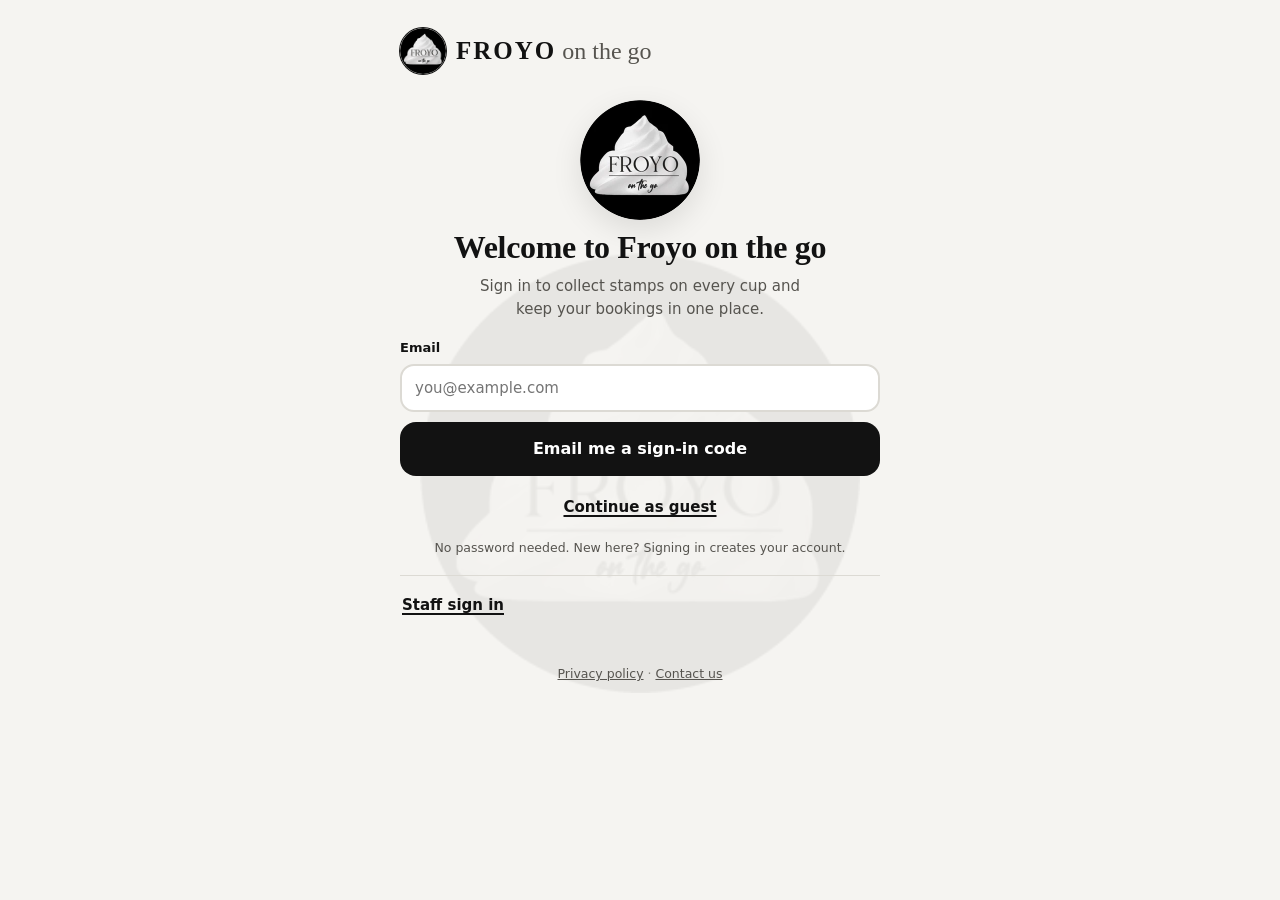
<file: index.html>
<!doctype html>
<html lang="en-GB">
<head>
<meta charset="utf-8">
<meta name="viewport" content="width=device-width, initial-scale=1, viewport-fit=cover">
<meta http-equiv="Content-Security-Policy" content="default-src 'none'; script-src 'self'; style-src 'self' 'unsafe-inline' https://fonts.googleapis.com; font-src https://fonts.gstatic.com; img-src 'self' data:; connect-src https://auth.froyoonthego.com https://ep-red-paper-za2pjniz.apirest.c-2.eu-west-2.aws.neon.tech; manifest-src 'self'; base-uri 'none'; form-action 'none'; object-src 'none'; upgrade-insecure-requests">
<meta name="referrer" content="strict-origin-when-cross-origin">
<meta name="robots" content="noindex, nofollow">
<meta name="theme-color" content="#F5F4F1" media="(prefers-color-scheme: light)">
<meta name="theme-color" content="#1E1E1D" media="(prefers-color-scheme: dark)">
<meta name="description" content="Book the Froyo on the go cart or trailer, find the trailer and collect stamps.">
<title>Froyo on the go</title>
<link rel="icon" type="image/png" href="icon.png">
<link rel="apple-touch-icon" href="apple-touch-icon.png">
<link rel="manifest" href="manifest.webmanifest">
<meta name="apple-mobile-web-app-capable" content="yes">
<meta name="mobile-web-app-capable" content="yes">
<meta name="apple-mobile-web-app-title" content="Froyo">
<meta name="apple-mobile-web-app-status-bar-style" content="default">
<link rel="preconnect" href="https://fonts.googleapis.com">
<link rel="preconnect" href="https://fonts.gstatic.com" crossorigin>
<link rel="stylesheet" href="https://fonts.googleapis.com/css2?family=Cormorant+Garamond:wght@500;600;700&amp;family=Jost:wght@400;500;600;700&amp;family=Mrs+Saint+Delafield&amp;family=DM+Mono:wght@400;500&amp;display=swap" referrerpolicy="no-referrer">
<link rel="stylesheet" href="app.css">
<script src="qr.js" defer></script>
<script src="app.js" defer></script>
</head>
<body>
<div class="app" id="app">
  <header class="top">
    <a class="brand" href="./" data-act="home" aria-label="Froyo on the go, back to the home page">
      <img class="logo" src="[data-uri]" width="46" height="46" alt="Froyo on the go logo">
      <span class="wm"><b>FROYO</b><span class="script">on the go</span></span>
    </a>
    <button class="acct" id="acct" data-act="acct" aria-haspopup="true">Sign in</button>
    <div class="acct-menu" id="acctMenu" hidden></div>
  </header>
  <nav class="tabs" id="tabs" role="tablist" aria-label="Sections">
    <button role="tab" id="tab-find" aria-selected="true" data-tab="find">Find us</button>
    <button role="tab" id="tab-book" aria-selected="false" data-tab="book">Book</button>
    <button role="tab" id="tab-rewards" aria-selected="false" data-tab="rewards">Rewards</button>
    <button role="tab" id="tab-mine" aria-selected="false" data-tab="mine">Bookings</button>
    <button role="tab" id="tab-ops" aria-selected="false" data-tab="ops">Operator</button>
  </nav>
  <main id="view"></main>
  <footer class="site-foot"><a href="privacy.html">Privacy policy</a> · <a href="mailto:froyoontap@gmail.com">Contact us</a></footer>
</div>
<div class="bar" id="bar" hidden><div class="bar-in" id="barIn"></div></div>
<div class="toast" id="toast" hidden></div>
<canvas class="confetti" id="confetti" hidden></canvas>
</body>
</html>
</file>
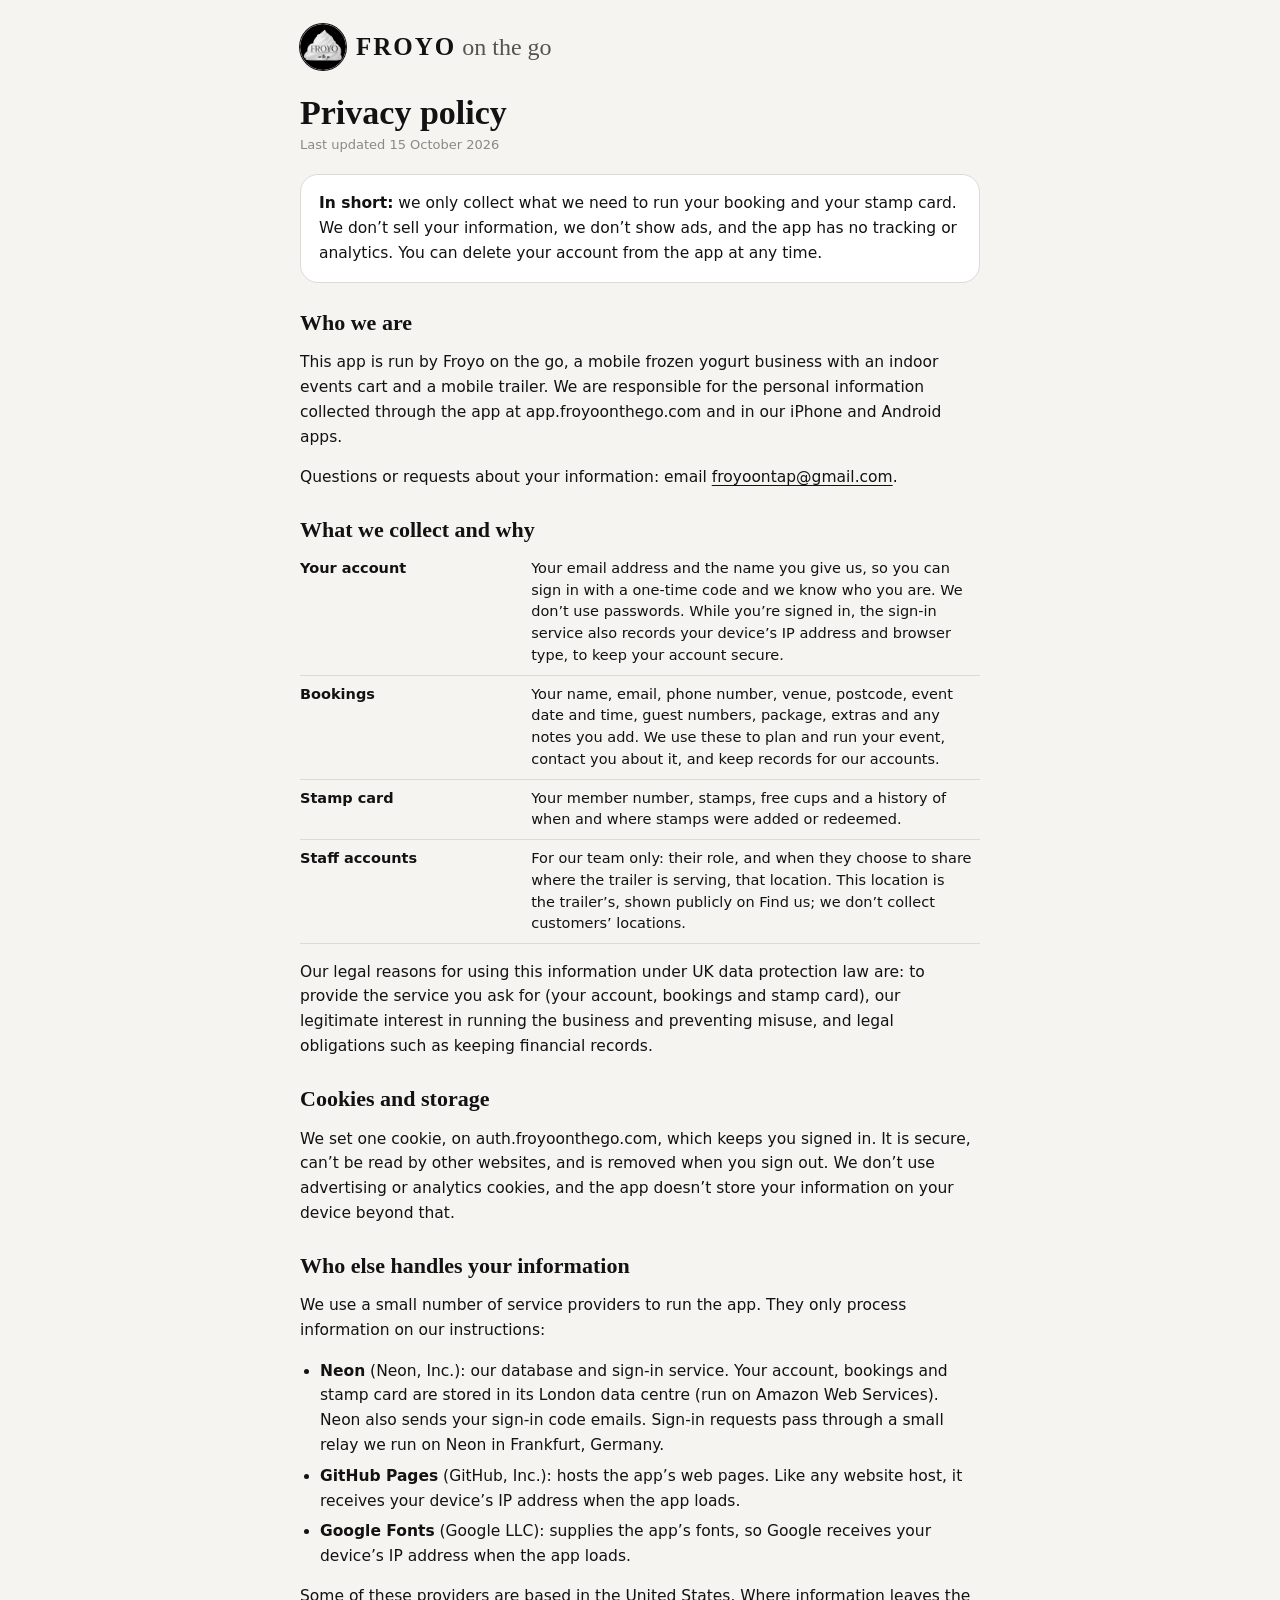
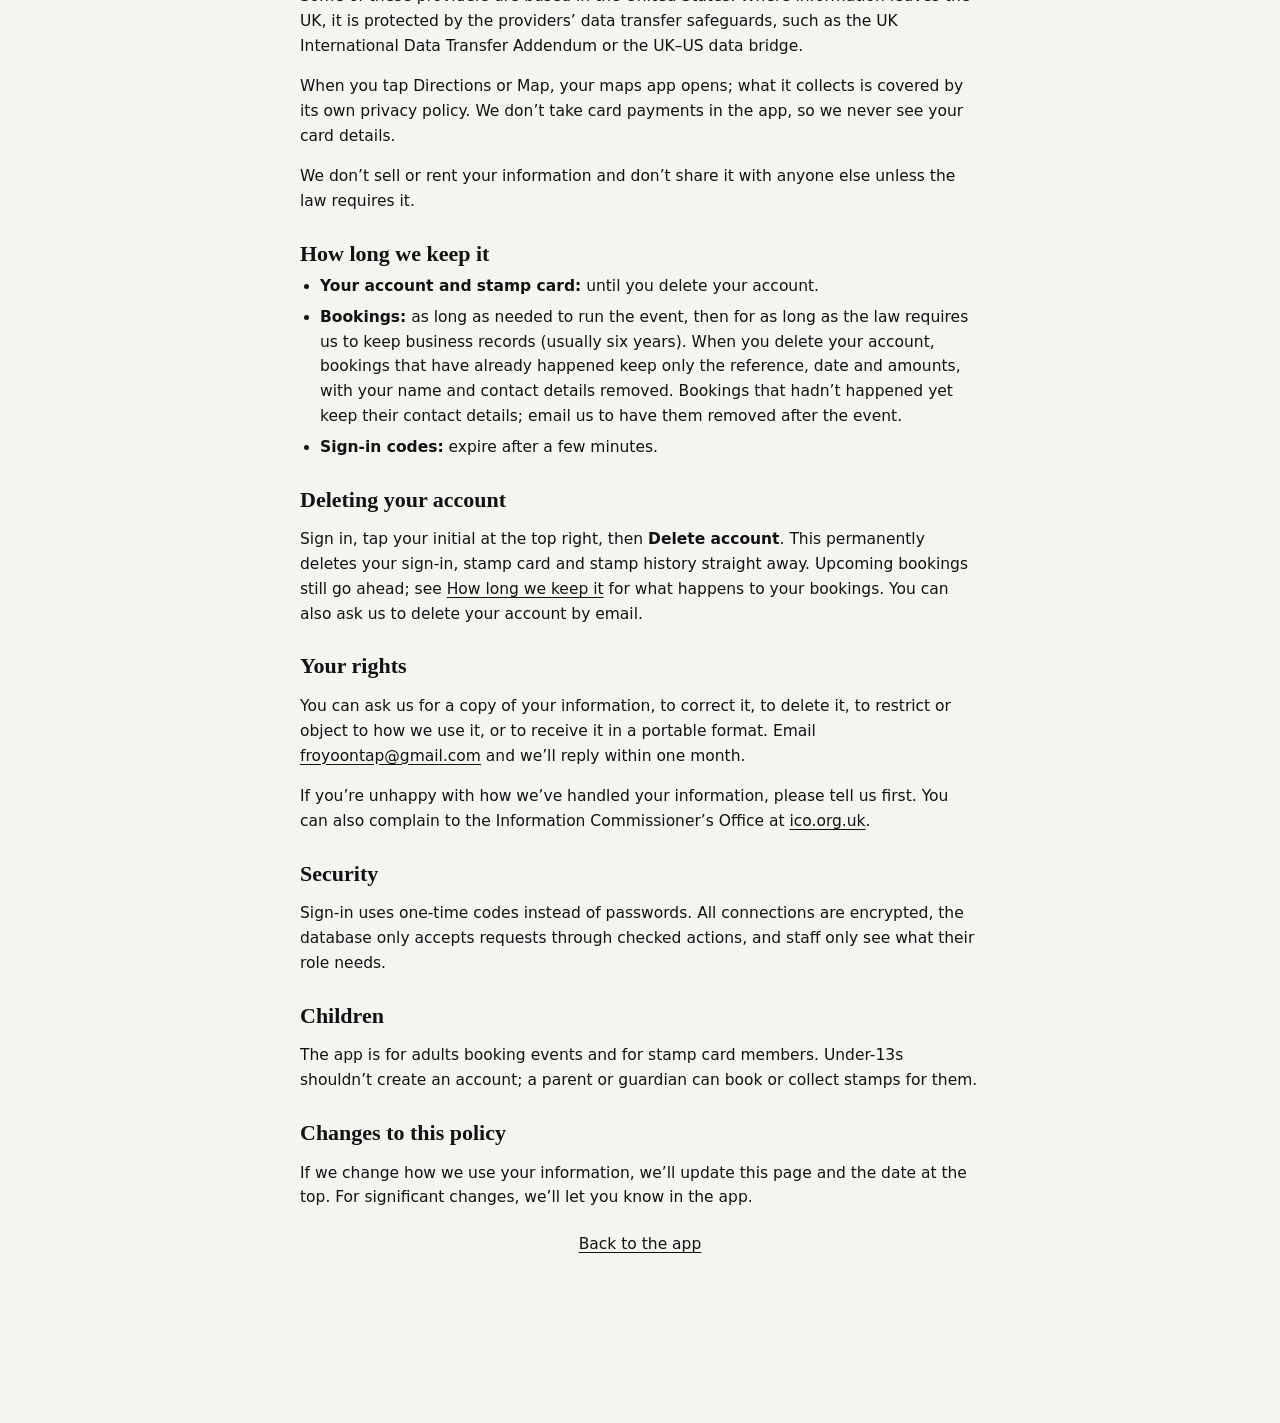
<file: privacy.html>
<!doctype html>
<html lang="en-GB">
<head>
<meta charset="utf-8">
<meta name="viewport" content="width=device-width, initial-scale=1, viewport-fit=cover">
<meta http-equiv="Content-Security-Policy" content="default-src 'none'; style-src 'self' 'unsafe-inline' https://fonts.googleapis.com; font-src https://fonts.gstatic.com; img-src 'self' data:; manifest-src 'self'; base-uri 'none'; form-action 'none'; object-src 'none'; upgrade-insecure-requests">
<meta name="referrer" content="strict-origin-when-cross-origin">
<meta name="theme-color" content="#F5F4F1" media="(prefers-color-scheme: light)">
<meta name="theme-color" content="#1E1E1D" media="(prefers-color-scheme: dark)">
<meta name="description" content="How Froyo on the go uses your information in its booking and rewards app.">
<title>Privacy policy · Froyo on the go</title>
<link rel="icon" type="image/png" href="icon.png">
<link rel="manifest" href="manifest.webmanifest">
<link rel="preconnect" href="https://fonts.googleapis.com">
<link rel="preconnect" href="https://fonts.gstatic.com" crossorigin>
<link rel="stylesheet" href="https://fonts.googleapis.com/css2?family=Cormorant+Garamond:wght@500;600;700&amp;family=Jost:wght@400;500;600;700&amp;display=swap">
<link rel="stylesheet" href="app.css">
<style>
  body::before{display:none}
  .doc{max-width:680px;margin:0 auto;padding-bottom:40px}
  .doc header.top{display:flex;align-items:center;justify-content:space-between;gap:12px;padding-block:14px}
  .doc h1{font-size:34px;margin:10px 0 4px}
  .doc h2{font-size:22px;margin:28px 0 8px}
  .doc p,.doc li{color:var(--ink);font-size:15.5px;line-height:1.6}
  .doc ul{padding-left:20px;margin:6px 0 12px}
  .doc li{margin-bottom:6px}
  .doc .updated{color:var(--ink-3);font-size:13px;margin:0 0 18px}
  .doc a{color:var(--ink);text-underline-offset:3px}
  .doc .summary{background:var(--surface);border:1px solid var(--line);border-radius:18px;padding:16px 18px;margin:16px 0}
  .doc .summary p{margin:0}
  .doc table{width:100%;border-collapse:collapse;font-size:14.5px;margin:8px 0 12px}
  .doc th,.doc td{text-align:left;vertical-align:top;padding:8px 8px 8px 0;border-bottom:1px solid var(--line)}
  .doc th{font-weight:700;width:34%}
</style>
</head>
<body>
<div class="doc">
  <header class="top">
    <a class="brand" href="./" aria-label="Froyo on the go, back to the app">
      <img class="logo" src="icon.png" alt="">
      <span class="wm"><b>FROYO</b><span class="script">on the go</span></span>
    </a>
  </header>

  <h1>Privacy policy</h1>
  <p class="updated">Last updated 15 October 2026</p>

  <div class="summary"><p><strong>In short:</strong> we only collect what we need to run your booking and your stamp card. We don’t sell your information, we don’t show ads, and the app has no tracking or analytics. You can delete your account from the app at any time.</p></div>

  <h2>Who we are</h2>
  <p>This app is run by Froyo on the go, a mobile frozen yogurt business with an indoor events cart and a mobile trailer. We are responsible for the personal information collected through the app at app.froyoonthego.com and in our iPhone and Android apps.</p>
  <p>Questions or requests about your information: email <a href="mailto:froyoontap@gmail.com">froyoontap@gmail.com</a>.</p>

  <h2>What we collect and why</h2>
  <table>
    <tr><th>Your account</th><td>Your email address and the name you give us, so you can sign in with a one-time code and we know who you are. We don’t use passwords. While you’re signed in, the sign-in service also records your device’s IP address and browser type, to keep your account secure.</td></tr>
    <tr><th>Bookings</th><td>Your name, email, phone number, venue, postcode, event date and time, guest numbers, package, extras and any notes you add. We use these to plan and run your event, contact you about it, and keep records for our accounts.</td></tr>
    <tr><th>Stamp card</th><td>Your member number, stamps, free cups and a history of when and where stamps were added or redeemed.</td></tr>
    <tr><th>Staff accounts</th><td>For our team only: their role, and when they choose to share where the trailer is serving, that location. This location is the trailer’s, shown publicly on Find us; we don’t collect customers’ locations.</td></tr>
  </table>
  <p>Our legal reasons for using this information under UK data protection law are: to provide the service you ask for (your account, bookings and stamp card), our legitimate interest in running the business and preventing misuse, and legal obligations such as keeping financial records.</p>

  <h2>Cookies and storage</h2>
  <p>We set one cookie, on auth.froyoonthego.com, which keeps you signed in. It is secure, can’t be read by other websites, and is removed when you sign out. We don’t use advertising or analytics cookies, and the app doesn’t store your information on your device beyond that.</p>

  <h2>Who else handles your information</h2>
  <p>We use a small number of service providers to run the app. They only process information on our instructions:</p>
  <ul>
    <li><strong>Neon</strong> (Neon, Inc.): our database and sign-in service. Your account, bookings and stamp card are stored in its London data centre (run on Amazon Web Services). Neon also sends your sign-in code emails. Sign-in requests pass through a small relay we run on Neon in Frankfurt, Germany.</li>
    <li><strong>GitHub Pages</strong> (GitHub, Inc.): hosts the app’s web pages. Like any website host, it receives your device’s IP address when the app loads.</li>
    <li><strong>Google Fonts</strong> (Google LLC): supplies the app’s fonts, so Google receives your device’s IP address when the app loads.</li>
  </ul>
  <p>Some of these providers are based in the United States. Where information leaves the UK, it is protected by the providers’ data transfer safeguards, such as the UK International Data Transfer Addendum or the UK–US data bridge.</p>
  <p>When you tap Directions or Map, your maps app opens; what it collects is covered by its own privacy policy. We don’t take card payments in the app, so we never see your card details.</p>
  <p>We don’t sell or rent your information and don’t share it with anyone else unless the law requires it.</p>

  <h2 id="keep">How long we keep it</h2>
  <ul>
    <li><strong>Your account and stamp card:</strong> until you delete your account.</li>
    <li><strong>Bookings:</strong> as long as needed to run the event, then for as long as the law requires us to keep business records (usually six years). When you delete your account, bookings that have already happened keep only the reference, date and amounts, with your name and contact details removed. Bookings that hadn’t happened yet keep their contact details; email us to have them removed after the event.</li>
    <li><strong>Sign-in codes:</strong> expire after a few minutes.</li>
  </ul>

  <h2>Deleting your account</h2>
  <p>Sign in, tap your initial at the top right, then <strong>Delete account</strong>. This permanently deletes your sign-in, stamp card and stamp history straight away. Upcoming bookings still go ahead; see <a href="#keep">How long we keep it</a> for what happens to your bookings. You can also ask us to delete your account by email.</p>

  <h2>Your rights</h2>
  <p>You can ask us for a copy of your information, to correct it, to delete it, to restrict or object to how we use it, or to receive it in a portable format. Email <a href="mailto:froyoontap@gmail.com">froyoontap@gmail.com</a> and we’ll reply within one month.</p>
  <p>If you’re unhappy with how we’ve handled your information, please tell us first. You can also complain to the Information Commissioner’s Office at <a href="https://ico.org.uk/make-a-complaint/">ico.org.uk</a>.</p>

  <h2>Security</h2>
  <p>Sign-in uses one-time codes instead of passwords. All connections are encrypted, the database only accepts requests through checked actions, and staff only see what their role needs.</p>

  <h2>Children</h2>
  <p>The app is for adults booking events and for stamp card members. Under-13s shouldn’t create an account; a parent or guardian can book or collect stamps for them.</p>

  <h2>Changes to this policy</h2>
  <p>If we change how we use your information, we’ll update this page and the date at the top. For significant changes, we’ll let you know in the app.</p>

  <p class="site-foot"><a href="./">Back to the app</a></p>
</div>
</body>
</html>
</file>
<file: app.css>
*,*::before,*::after{box-sizing:border-box}
html{color-scheme:light;-webkit-text-size-adjust:100%;padding-top:env(safe-area-inset-top,0px);padding-bottom:env(safe-area-inset-bottom,0px)}
body{margin:0}
img{max-width:100%}
[hidden]{display:none!important}
:root{
  --ground:#F5F4F1; --surface:#FFFFFF; --surface-2:#ECEBE7; --line:#DCDAD4;
  --ink:#121212; --ink-2:#56544F; --ink-3:#8B8983;
  --berry:#121212; --berry-ink:#FFFFFF; --berry-soft:#ECEBE7;
  --mint:#9FB39B; --mint-soft:#E4EBE1; --yolk:#C9A45C; --yolk-soft:#F2EAD9;
  --full:#D2D0CA; --ok:#3E7A4F; --warn:#8F6A26; --danger:#B3261E; --hero:#121212; --hero-line:#121212; --shadow:0 10px 30px rgba(0,0,0,.10);
  --display:"Cormorant Garamond", Garamond, "Times New Roman", serif;
  --body:"Jost", system-ui, -apple-system, "Segoe UI", sans-serif;
  --script:"Mrs Saint Delafield", "Brush Script MT", cursive;
  --mono:"DM Mono", ui-monospace, "SFMono-Regular", Menlo, monospace;
}
@media (prefers-color-scheme: dark){
  :root:not([data-theme="light"]){
    color-scheme:dark;
    --ground:#1E1E1D; --surface:#42423E; --surface-2:#4F4E4A; --line:#64635D;
    --ink:#F3F1EC; --ink-2:#C2BFB7; --ink-3:#9D9A92;
    --berry:#F3F1EC; --berry-ink:#121212; --berry-soft:#55544F;
    --mint:#A9C0A4; --mint-soft:#3C4939; --yolk:#D8B670; --yolk-soft:#554A31;
    --full:#64635D; --ok:#8CC79A; --warn:#D8B670; --danger:#F28B82; --hero:#42423E; --hero-line:#64635D; --tab-on:#6A6963; --shadow:0 10px 30px rgba(0,0,0,.35);
  }
}
:root[data-theme="dark"]{
  color-scheme:dark;
  --ground:#1E1E1D; --surface:#42423E; --surface-2:#4F4E4A; --line:#64635D;
  --ink:#F3F1EC; --ink-2:#C2BFB7; --ink-3:#9D9A92;
  --berry:#F3F1EC; --berry-ink:#121212; --berry-soft:#55544F;
  --mint:#A9C0A4; --mint-soft:#3C4939; --yolk:#D8B670; --yolk-soft:#554A31;
  --full:#64635D; --ok:#8CC79A; --warn:#D8B670; --danger:#F28B82; --hero:#42423E; --hero-line:#64635D; --tab-on:#6A6963; --shadow:0 10px 30px rgba(0,0,0,.35);
}
*{box-sizing:border-box}
html{background:var(--ground)}
body{background:transparent}
/* Logo watermark behind everything */
body::before{content:"";position:fixed;inset:0;z-index:-1;pointer-events:none;background:url(icon.png) center 55%/min(78vw,440px) no-repeat;opacity:var(--wm,.055)}
@media (prefers-color-scheme: dark){:root:not([data-theme="light"]){--wm:.1}}
:root[data-theme="dark"]{--wm:.1}
@media print{body::before{display:none}}
body{font-family:var(--body);color:var(--ink);font-size:15px;line-height:1.5;padding-inline:16px;padding-block:0 96px}
.app{max-width:480px;margin:0 auto}
h1,h2,h3{font-family:var(--display);text-wrap:balance;margin:0;line-height:1.1}
button{font:inherit;color:inherit;cursor:pointer}
button:focus-visible,input:focus-visible,textarea:focus-visible,select:focus-visible,.tile:focus-visible{outline:3px solid var(--berry);outline-offset:2px}
.mono{font-family:var(--mono);font-variant-numeric:tabular-nums}
.muted{color:var(--ink-2)}
.eyebrow{font-size:11.5px;letter-spacing:.08em;text-transform:uppercase;font-weight:700;color:var(--ink-3)}

/* header */
.top{display:flex;align-items:center;justify-content:space-between;padding-block:18px 10px}
.brand{display:flex;align-items:center;gap:10px;color:inherit;text-decoration:none;border-radius:28px;-webkit-tap-highlight-color:transparent}
.brand:focus-visible{outline:3px solid var(--berry);outline-offset:4px}
.brand svg{flex:none}
.brand .logo{width:46px;height:46px;border-radius:50%;flex:none;box-shadow:0 0 0 1px var(--hero-line)}
.wm{display:flex;align-items:baseline;gap:6px}
.brand b{font-family:var(--display);font-size:25px;font-weight:600;letter-spacing:.08em}
.script{font-family:var(--script);font-size:24px;font-weight:400;line-height:1;color:var(--ink-2)}
.demo-pill{font-size:11px;font-weight:700;padding:4px 9px;border-radius:99px;background:var(--yolk-soft);color:var(--ink)}

/* hero */
.hero{position:relative;overflow:hidden;border-radius:24px;background:var(--hero);border:1px solid var(--hero-line);color:#fff;padding:22px 20px 20px;margin-block:6px 18px}
.hero h1{font-size:30px;font-weight:800;letter-spacing:-.02em;max-width:15ch}
.hero p{margin:8px 0 0;max-width:30ch;opacity:.92}
.hero .drips{position:absolute;right:-8px;top:-4px;width:150px;opacity:.95}
.hero .facts{display:flex;gap:14px;flex-wrap:wrap;margin-top:14px;font-size:12.5px;font-weight:700}
.hero .facts span{background:rgba(255,255,255,.18);padding:4px 10px;border-radius:99px}

/* stepper */
.steps{display:flex;gap:6px;margin-block:4px 16px}
.steps i{flex:1;height:5px;border-radius:9px;background:var(--line)}
.steps i.on{background:var(--berry)}
.step-head{display:flex;flex-wrap:wrap;justify-content:space-between;align-items:baseline;gap:10px;margin-bottom:12px}
.step-head h2{font-size:22px;font-weight:800}
.step-head .eyebrow{white-space:nowrap}

/* tiles */
.grid2{display:grid;grid-template-columns:1fr 1fr;gap:10px}
.tile{display:flex;flex-direction:column;gap:6px;text-align:left;background:var(--surface);border:2px solid var(--line);border-radius:18px;padding:14px;transition:border-color .15s, transform .15s}
.tile:hover{border-color:var(--mint)}
.tile[aria-pressed="true"]{border-color:var(--berry);background:var(--berry-soft)}
.tile .ico{width:38px;height:38px;border-radius:12px;display:grid;place-items:center;background:var(--mint-soft)}
.tile strong{font-size:15px}
.tile small{color:var(--ink-2);font-size:12.5px;line-height:1.35}

/* fields */
.field{display:flex;flex-direction:column;gap:6px;margin-bottom:12px}
.field label{font-weight:700;font-size:13px}
.field input,.field textarea,.field select{background:var(--surface);color:var(--ink);border:2px solid var(--line);border-radius:14px;padding:11px 13px;font:inherit;width:100%}
.field textarea{min-height:76px;resize:vertical}
.row{display:flex;gap:10px}
.row>*{flex:1;min-width:0}
.hint{font-size:12.5px;color:var(--ink-2)}
.err{font-size:12.5px;color:var(--danger);font-weight:700}

/* stepper control */
.counter{display:flex;align-items:center;justify-content:space-between;background:var(--surface);border:2px solid var(--line);border-radius:16px;padding:8px 8px 8px 14px}
.counter .val{font-family:var(--display);font-size:26px;font-weight:800}
.counter .btns{display:flex;gap:6px}
.round{width:40px;height:40px;border-radius:12px;border:0;background:var(--surface-2);font-size:20px;font-weight:700}
input[type=range]{width:100%;accent-color:var(--berry)}

/* calendar */
.cal{background:var(--surface);border-radius:20px;padding:14px;border:1px solid var(--line)}
.cal-head{display:flex;align-items:center;justify-content:space-between;margin-bottom:8px}
.cal-head h3{font-size:17px}
.cal-grid{display:grid;grid-template-columns:repeat(7,1fr);gap:4px}
.dow{font-size:11px;text-align:center;color:var(--ink-3);font-weight:700;padding-block:4px}
.day{aspect-ratio:1;max-width:100%;border:0;border-radius:12px;background:var(--mint-soft);font-weight:700;font-size:14px;position:relative;font-variant-numeric:tabular-nums}
.day.limited{background:var(--yolk-soft)}
.day.full,.day.past{background:transparent;color:var(--ink-3);text-decoration:line-through;cursor:not-allowed}
.day.past{text-decoration:none;opacity:.45}
.day.sel{background:var(--berry);color:var(--berry-ink)}
.day.blank{background:transparent;cursor:default}
.day.limited::after{content:"";position:absolute;bottom:6px;left:50%;width:5px;height:5px;margin-left:-2.5px;border-radius:50%;background:var(--warn)}
.day.sel::after{background:var(--berry-ink)}
.legend{display:flex;gap:14px;flex-wrap:wrap;font-size:12px;color:var(--ink-2);margin-top:10px}
.legend span{display:flex;align-items:center;gap:6px}
.legend i{width:12px;height:12px;border-radius:4px;display:inline-block}
.chips{display:flex;flex-wrap:wrap;gap:8px}
.chip{border:2px solid var(--line);background:var(--surface);border-radius:99px;padding:8px 14px;font-weight:700;font-size:14px}
.chip[aria-pressed="true"]{background:var(--ink);color:var(--ground);border-color:var(--ink)}
.chip:disabled{opacity:.4;text-decoration:line-through;cursor:not-allowed}

/* packages */
.pkg{display:grid;grid-template-columns:auto 1fr auto;gap:12px;align-items:center;width:100%;text-align:left;background:var(--surface);border:2px solid var(--line);border-radius:18px;padding:14px;margin-bottom:10px}
.pkg[aria-pressed="true"]{border-color:var(--berry);background:var(--berry-soft)}
.pkg .cup{width:44px;height:44px;border-radius:14px;display:grid;place-items:center;background:var(--mint-soft)}
.pkg strong{display:block;font-size:16px}
.pkg .price{font-family:var(--display);font-weight:800;font-size:18px}
.badge{display:inline-block;font-size:10.5px;font-weight:800;letter-spacing:.05em;text-transform:uppercase;background:var(--yolk);color:#121212;padding:2px 7px;border-radius:6px;margin-left:6px;vertical-align:2px}
.addon{display:flex;align-items:center;gap:12px;padding:12px 2px;border-bottom:1px solid var(--line)}
.addon:last-child{border-bottom:0}
.addon input{width:22px;height:22px;accent-color:var(--berry);flex:none}
.addon label{flex:1;display:flex;flex-direction:column;cursor:pointer}
.addon .p{font-family:var(--mono);font-size:13px;color:var(--ink-2);white-space:nowrap}
.panel{background:var(--surface);border:1px solid var(--line);border-radius:20px;padding:14px 16px;margin-bottom:14px}

/* summary */
.sum-row{display:flex;justify-content:space-between;gap:12px;padding-block:7px;font-size:14px}
.sum-row span:last-child{font-family:var(--mono);font-variant-numeric:tabular-nums;white-space:nowrap}
.sum-row.total{border-top:2px dashed var(--line);margin-top:6px;padding-top:12px;font-weight:700;font-size:16px}
.sum-row.dep{color:var(--berry);font-weight:700}
.kv{display:grid;grid-template-columns:96px 1fr;gap:6px 12px;font-size:14px}
.kv dt{color:var(--ink-3);font-weight:700;font-size:12.5px;padding-top:1px}
.kv dd{margin:0}
.note{font-size:12.5px;color:var(--ink-2);background:var(--surface-2);border-radius:14px;padding:10px 12px}

/* sticky action bar */
.bar{position:fixed;left:0;right:0;bottom:0;padding:10px 16px calc(10px + env(safe-area-inset-bottom,0px));background:color-mix(in srgb, var(--ground) 88%, transparent);backdrop-filter:blur(10px);-webkit-backdrop-filter:blur(10px);border-top:1px solid var(--line);z-index:5}
.bar-in{max-width:480px;margin:0 auto;display:flex;gap:10px;align-items:center}
.bar .est{flex:1;min-width:0;line-height:1.2}
.bar .est b{font-family:var(--display);font-size:20px;display:block}
.bar .est small{color:var(--ink-2);font-size:12px}
.btn{border:0;border-radius:16px;padding:14px 20px;font-weight:800;font-size:15px;background:var(--berry);color:var(--berry-ink)}
.btn:disabled{opacity:.4;cursor:not-allowed}
.btn.ghost{background:var(--surface-2);color:var(--ink)}
.btn.small{padding:9px 14px;font-size:13.5px;border-radius:12px}

/* tabs */
.tabs{display:flex;gap:4px;background:var(--surface-2);padding:4px;border-radius:14px;margin-block:4px 14px}
.tabs button{flex:1 1 auto;border:0;background:transparent;border-radius:10px;padding:8px 3px;font-weight:700;font-size:12.5px;color:var(--ink-2);white-space:nowrap}
.tabs button[aria-selected="true"]{background:var(--tab-on,var(--surface));color:var(--ink);box-shadow:0 1px 3px rgba(0,0,0,.08)}

/* confirmation */
.ticket{background:var(--surface);border-radius:24px;overflow:hidden;box-shadow:var(--shadow);margin-bottom:16px}
.ticket .t-top{background:var(--hero);color:#fff;padding:20px}
.ticket .t-top h2{font-size:26px;font-weight:800}
.ticket .perf{height:0;border-top:2px dashed var(--line);margin:0 16px}
.ticket .t-body{padding:18px 20px}
.ref{font-family:var(--mono);font-size:22px;letter-spacing:.06em}
.timeline{list-style:none;margin:0;padding:0;display:flex;flex-direction:column;gap:10px}
.timeline li{display:grid;grid-template-columns:18px 1fr;gap:10px;font-size:14px}
.timeline li i{width:12px;height:12px;border-radius:50%;margin-top:5px;background:var(--line)}
.timeline li.done i{background:var(--ok)}

/* operator */
.stats{display:grid;grid-template-columns:repeat(3,1fr);gap:8px;margin-bottom:14px}
.stat{background:var(--surface);border:1px solid var(--line);border-radius:16px;padding:10px 12px}
.stat b{display:block;font-family:var(--display);font-size:20px;font-weight:800}
.stat small{font-size:11.5px;color:var(--ink-2);font-weight:700}
.bk{display:grid;grid-template-columns:52px 1fr;gap:12px;background:var(--surface);border:1px solid var(--line);border-radius:18px;padding:12px;margin-bottom:10px}
.bk .date{text-align:center;background:var(--surface-2);border-radius:12px;padding:6px 0;line-height:1.1}
.bk .date b{display:block;font-family:var(--display);font-size:21px}
.bk .date small{font-size:11px;font-weight:800;text-transform:uppercase;color:var(--ink-2)}
.bk h3{font-family:var(--body);font-size:15px;font-weight:700}
.bk .meta{font-size:12.5px;color:var(--ink-2);margin-top:2px}
.bk .foot{display:flex;align-items:center;justify-content:space-between;gap:8px;margin-top:8px;flex-wrap:wrap}
.status{font-size:11.5px;font-weight:800;padding:3px 9px;border-radius:99px;display:inline-flex;align-items:center;gap:5px}
.status::before{content:"";width:7px;height:7px;border-radius:50%;background:currentColor}
.st-enquiry{background:var(--surface-2);color:var(--ink-2)}
.st-deposit{background:var(--yolk-soft);color:var(--warn)}
.st-confirmed{background:var(--mint-soft);color:var(--ok)}
.van{font-size:11.5px;font-weight:700;color:var(--ink-2);font-family:var(--mono)}
.sample-tag{font-size:10.5px;font-weight:800;color:var(--ink-3);letter-spacing:.05em;text-transform:uppercase}
.empty{text-align:center;padding:30px 16px;color:var(--ink-2)}
/* setup choice */
.unit{display:grid;grid-template-columns:56px 1fr;gap:12px;align-items:start;width:100%;text-align:left;background:var(--surface);border:2px solid var(--line);border-radius:18px;padding:14px;margin-bottom:10px}
.unit[aria-pressed="true"]{border-color:var(--berry);background:var(--berry-soft)}
.unit .pic{width:56px;height:56px;border-radius:14px;background:var(--mint-soft);display:grid;place-items:center}
.unit strong{font-size:16px;display:block}
.unit ul{margin:6px 0 0;padding-left:18px;font-size:12.5px;color:var(--ink-2)}
.unit .tag{font-size:11px;font-weight:800;color:var(--ok);margin-left:6px}

/* find us */
.live{background:var(--surface);border:1px solid var(--line);border-radius:22px;overflow:hidden;margin-bottom:14px}
.live-head{padding:16px 16px 12px;display:flex;flex-direction:column;gap:4px}
.live-state{display:inline-flex;align-items:center;gap:8px;font-weight:800;font-size:13px;color:var(--ok)}
.live-state.off{color:var(--ink-3)}
.live-state .dot{width:10px;height:10px;border-radius:50%;background:currentColor;position:relative}
.live-state .dot::after{content:"";position:absolute;inset:-5px;border-radius:50%;border:2px solid currentColor;opacity:.5;animation:ping 1.8s ease-out infinite}
.live-state.off .dot::after{display:none}
@keyframes ping{from{transform:scale(.6);opacity:.7}to{transform:scale(1.6);opacity:0}}
.live h2{font-size:24px;font-weight:800}
.map{position:relative;display:block;width:100%;height:auto;aspect-ratio:16/10;max-width:100%;background:var(--surface-2)}
.map-cap{font-size:11.5px;color:var(--ink-3);padding:8px 16px 0}
.live-actions{display:flex;gap:8px;flex-wrap:wrap;padding:12px 16px 16px}
.live-actions a{text-decoration:none;display:inline-flex;align-items:center}
.stops{list-style:none;margin:0;padding:0}
.stop{display:grid;grid-template-columns:88px 1fr auto;gap:10px;align-items:center;padding:11px 0;border-bottom:1px solid var(--line)}
.stop:last-child{border-bottom:0}
.stop .when{font-family:var(--mono);font-size:12.5px;color:var(--ink-2)}
.stop strong{display:block;font-size:14.5px}
.stop small{color:var(--ink-2);font-size:12.5px}
.stop.now strong{color:var(--berry)}
.stop.private strong{color:var(--ink-3)}
.stop a{font-size:12.5px;font-weight:800;color:var(--berry);text-decoration:none;white-space:nowrap}
.day-label{font-weight:800;font-size:13px;margin:14px 0 2px}
.switch{display:flex;align-items:center;justify-content:space-between;gap:12px}
.switch input{width:46px;height:26px;accent-color:var(--ok)}
@media (prefers-reduced-motion: reduce){.live-state .dot::after{animation:none}}
.toast{position:fixed;left:50%;bottom:96px;transform:translateX(-50%);background:var(--ink);color:var(--ground);padding:10px 16px;border-radius:12px;font-weight:700;font-size:14px;z-index:9;max-width:calc(100% - 32px)}
.fade{animation:fade .25s ease}
@keyframes fade{from{transform:translateY(6px);opacity:.4}to{transform:none;opacity:1}}
@media (prefers-reduced-motion: reduce){.fade{animation:none}.tile{transition:none}}
@media (min-width:900px){ body{padding-block:10px 110px} }

/* ---- rewards ---- */
.lcard{position:relative;overflow:hidden;background:var(--hero);border:1px solid var(--hero-line);color:#fff;border-radius:26px;padding:20px;box-shadow:var(--shadow)}
.lcard .drip{position:absolute;right:-10px;top:-6px;width:170px;opacity:.9;pointer-events:none}
.lcard .row1{display:flex;justify-content:space-between;align-items:flex-start;gap:10px;position:relative}
.lcard h2{font-size:26px;font-weight:800;letter-spacing:-.01em}
.lcard .sub{font-size:13px;opacity:.92;margin-top:4px}
.lcard .count{font-family:var(--display);font-weight:800;font-size:40px;line-height:1;text-align:right}
.lcard .count small{display:block;font-family:var(--body);font-size:11px;font-weight:800;letter-spacing:.08em;text-transform:uppercase;opacity:.85}
.stamps{display:grid;grid-template-columns:repeat(5,1fr);gap:10px;margin-top:18px;position:relative}
.stamp{aspect-ratio:1;max-width:100%;border-radius:50%;border:2px dashed rgba(255,255,255,.55);display:grid;place-items:center;font-family:var(--mono);font-size:12px;color:rgba(255,255,255,.8)}
.stamp.on{border:0;background:#fff;overflow:hidden}
.swd{display:grid;place-items:center;width:100%;height:100%;border-radius:50%;background:#fff;padding:9%}
.swd svg{display:block}
.perk .pico .swd,.unlocked .swd{width:40px;height:40px}
.unlocked .swd{flex:none}
.stamp.free{border-style:solid;border-color:#C9A45C;color:#C9A45C;font-family:var(--body);font-weight:800;font-size:10.5px;text-transform:uppercase;letter-spacing:.04em}
.stamp.free.on{background:#C9A45C;color:#121212}
.stamp.pop{animation:pop .5s cubic-bezier(.2,1.6,.4,1)}
@keyframes pop{0%{transform:scale(.2);opacity:0}100%{transform:scale(1);opacity:1}}
.lcard .lfoot{display:flex;justify-content:space-between;align-items:center;margin-top:16px;font-size:12.5px;font-weight:700;position:relative}
.unlocked{margin-top:14px;background:#C9A45C;color:#121212;border-radius:16px;padding:12px 14px;display:flex;gap:12px;align-items:center;position:relative}
.unlocked b{font-family:var(--display);font-size:17px;display:block}
.scan{display:grid;grid-template-columns:auto 1fr;gap:16px;align-items:center;background:var(--surface);border:1px solid var(--line);border-radius:22px;padding:16px;margin-block:14px}
.qr{width:124px;height:124px;background:#fff;border-radius:14px;padding:9px;display:grid;place-items:center}
.qr img,.qr canvas{width:106px!important;height:106px!important;image-rendering:pixelated}
.scan h3{font-size:17px}
.scan p{margin:4px 0 10px;font-size:13px;color:var(--ink-2)}
.memno{font-family:var(--mono);font-size:16px;letter-spacing:.08em}
.wallet{display:flex;gap:8px;flex-wrap:wrap}
.btn.dark{background:var(--ink);color:var(--ground)}
.btn.big{width:100%;padding:15px;font-size:16px;border-radius:16px}
.panel-head{display:flex;justify-content:space-between;align-items:baseline;gap:10px;margin-bottom:6px}
.hist{list-style:none;margin:0;padding:0}
.hist li{display:grid;grid-template-columns:36px 1fr auto;gap:12px;align-items:center;padding:10px 0;border-bottom:1px solid var(--line)}
.hist li:last-child{border-bottom:0}
.hist .ic{width:36px;height:36px;border-radius:12px;display:grid;place-items:center;background:var(--mint-soft);font-weight:800;font-size:13px;color:var(--ok)}
.hist .ic.red{background:var(--yolk-soft);color:var(--warn)}
.hist strong{display:block;font-size:14px}
.hist small{color:var(--ink-2);font-size:12.5px}
.hist .amt{font-family:var(--mono);font-size:13px;white-space:nowrap}
.hist li.new{animation:flash .6s ease}
@keyframes flash{from{background:var(--mint-soft)}to{background:transparent}}
.nextstop{display:flex;gap:12px;align-items:center;width:100%;text-align:left;border:1px solid var(--line);background:var(--surface);border-radius:20px;padding:14px 16px;margin-bottom:14px}
.nextstop .ldot{width:10px;height:10px;border-radius:50%;background:var(--ok);flex:none;box-shadow:0 0 0 4px var(--mint-soft)}
.nextstop.off .ldot{background:var(--ink-3);box-shadow:none}
.perk{display:grid;grid-template-columns:48px 1fr;gap:14px;padding:14px 0;border-bottom:1px solid var(--line)}
.perk:last-child{border-bottom:0}
.perk .pico{width:48px;height:48px;border-radius:15px;display:grid;place-items:center;background:var(--berry-soft)}
.perk h3{font-family:var(--body);font-size:15.5px;font-weight:800}
.perk p{margin:2px 0 8px;font-size:13px;color:var(--ink-2)}
.prog{height:8px;border-radius:9px;background:var(--surface-2);overflow:hidden}
.prog i{display:block;height:100%;background:var(--berry);border-radius:9px;transition:width .4s}
.code{display:flex;gap:8px;align-items:center;flex-wrap:wrap}
.code .mono{background:var(--surface-2);border-radius:10px;padding:7px 11px;font-size:14px;letter-spacing:.06em;user-select:all}
.inline{display:flex;gap:8px;align-items:flex-end}
.inline .field{flex:1;min-width:0;margin-bottom:0}
.seg{display:flex;flex-wrap:wrap;gap:4px;background:var(--surface-2);padding:4px;border-radius:12px;margin-bottom:14px}
.seg button{flex:1 1 auto;white-space:nowrap;border:0;background:transparent;border-radius:9px;padding:7px;font-weight:700;font-size:13.5px;color:var(--ink-2)}
.seg button[aria-pressed="true"]{background:var(--tab-on,var(--surface));color:var(--ink);box-shadow:0 1px 3px rgba(0,0,0,.08)}
.till{background:var(--ink);color:var(--ground);border-radius:24px;padding:18px;box-shadow:var(--shadow)}
.till .eyebrow{color:color-mix(in srgb, var(--ground) 60%, transparent)}
.till h2{font-size:22px;font-weight:800}
.till .field label{color:var(--ground)}
.till .field input{background:color-mix(in srgb, var(--ground) 10%, transparent);border-color:color-mix(in srgb, var(--ground) 22%, transparent);color:var(--ground);font-family:var(--mono);letter-spacing:.06em;font-size:16px}
.till .btn.ghost{background:color-mix(in srgb, var(--ground) 14%, transparent);color:var(--ground)}
.member{margin-top:14px;background:color-mix(in srgb, var(--ground) 8%, transparent);border-radius:18px;padding:14px}
.member-top{display:flex;justify-content:space-between;align-items:center;gap:10px}
.mini{display:flex;gap:5px;margin-top:10px}
.mini i{flex:1;height:10px;border-radius:5px;background:color-mix(in srgb, var(--ground) 18%, transparent)}
.mini i.on{background:var(--mint)}
.mini i.free{background:color-mix(in srgb, var(--yolk) 35%, transparent)}
.mini i.free.on{background:var(--yolk)}
.qty{display:flex;align-items:center;justify-content:space-between;gap:10px;margin-top:14px}
.qty .n{font-family:var(--display);font-size:34px;font-weight:800;min-width:2ch;text-align:center}
.qty .round{width:46px;height:46px;border-radius:14px;border:0;font-size:22px;font-weight:800;background:color-mix(in srgb, var(--ground) 14%, transparent);color:var(--ground)}
.till .tactions{display:grid;gap:8px;margin-top:14px}
.till .btn.redeem{background:var(--yolk);color:#121212}
.till .terr{color:var(--yolk);font-weight:700;font-size:13px;margin-top:8px}
.till .thint{font-size:12.5px;color:color-mix(in srgb, var(--ground) 65%, transparent);margin-top:10px}
.bonus{display:flex;gap:12px;align-items:center;background:var(--berry-soft);border-radius:18px;padding:12px 14px;margin-bottom:16px}
.bonus b{display:block}
.confetti{position:fixed;inset:0;pointer-events:none;z-index:8}
@media (prefers-reduced-motion: reduce){.stamp.pop,.hist li.new{animation:none}.prog i{transition:none}}

/* ---- sign in & account ---- */
[hidden]{display:none!important}
.top{position:relative}
.acct{border:1.5px solid var(--line);background:var(--surface);border-radius:99px;padding:7px 14px;font-weight:700;font-size:13.5px;white-space:nowrap}
.acct.on{width:40px;height:40px;padding:0;border-radius:50%;background:var(--ink);color:var(--ground);border:0;font-family:var(--display);font-size:19px;font-weight:700}
.acct-menu{position:absolute;right:0;top:64px;z-index:6;width:min(280px,100%);background:var(--surface);border:1px solid var(--line);border-radius:18px;box-shadow:var(--shadow);padding:14px;display:flex;flex-direction:column;gap:10px}
.acct-menu .who b{display:block;font-size:15px}
.acct-menu .who small{color:var(--ink-2);font-size:12.5px;word-break:break-all}
.signin{display:flex;flex-direction:column;gap:14px;padding-block:6px 20px}
.si-hero{text-align:center;display:flex;flex-direction:column;align-items:center;gap:10px;padding-block:10px 4px}
.si-logo{width:120px;height:120px;border-radius:50%;box-shadow:var(--shadow)}
.si-logo.sm{width:64px;height:64px}
.si-hero h1{font-size:32px;font-weight:700;letter-spacing:-.01em}
.si-hero p{margin:0;max-width:34ch;color:var(--ink-2)}
.btn.outline{background:var(--surface);color:var(--ink);border:1.5px solid var(--line)}
.btn.sso{display:flex;align-items:center;justify-content:center;gap:10px}
.or{display:flex;align-items:center;gap:12px;color:var(--ink-3);font-size:12.5px;font-weight:700;text-transform:uppercase;letter-spacing:.08em}
.or::before,.or::after{content:"";flex:1;height:1px;background:var(--line)}
.signin form{display:flex;flex-direction:column;gap:10px}
.signin .field{margin-bottom:0}
.linkbtn{border:0;background:none;padding:6px 2px;font-weight:700;color:var(--ink);text-decoration:underline;text-underline-offset:3px;text-decoration-thickness:1.5px}
.linkbtn.center{align-self:center}
.si-small{font-size:12.5px;color:var(--ink-2);text-align:center;margin:0}
.si-foot{display:flex;justify-content:space-between;align-items:center;border-top:1px solid var(--line);padding-top:12px;margin-top:4px}
.row-links{display:flex;justify-content:space-between;gap:10px;flex-wrap:wrap}
.codein{font-size:26px!important;letter-spacing:.5em;text-align:center}
.si-head h2{font-size:28px;font-weight:700;margin-top:4px}
.si-head p{margin:6px 0 0;color:var(--ink-2)}
.lock-card{text-align:center;display:flex;flex-direction:column;align-items:center;gap:10px}
.lock-card .btn{background:#fff;color:#121212}

/* Account deletion + links */
.acct-links{display:flex;justify-content:space-between;gap:8px;flex-wrap:wrap;border-top:1px solid var(--line);padding-top:8px;margin-top:2px}
.acct-links .linkbtn{font-size:13px;font-weight:600}
.linkbtn.danger{color:var(--danger)}
.btn.danger{background:var(--danger);color:var(--berry-ink)}
.btn.danger:disabled{opacity:.45}
.del-list{margin:0;padding-left:18px;display:grid;gap:8px;font-size:14px}
.site-foot{text-align:center;font-size:12.5px;color:var(--ink-3);margin-top:22px}
.site-foot a{color:var(--ink-2)}
</file>
